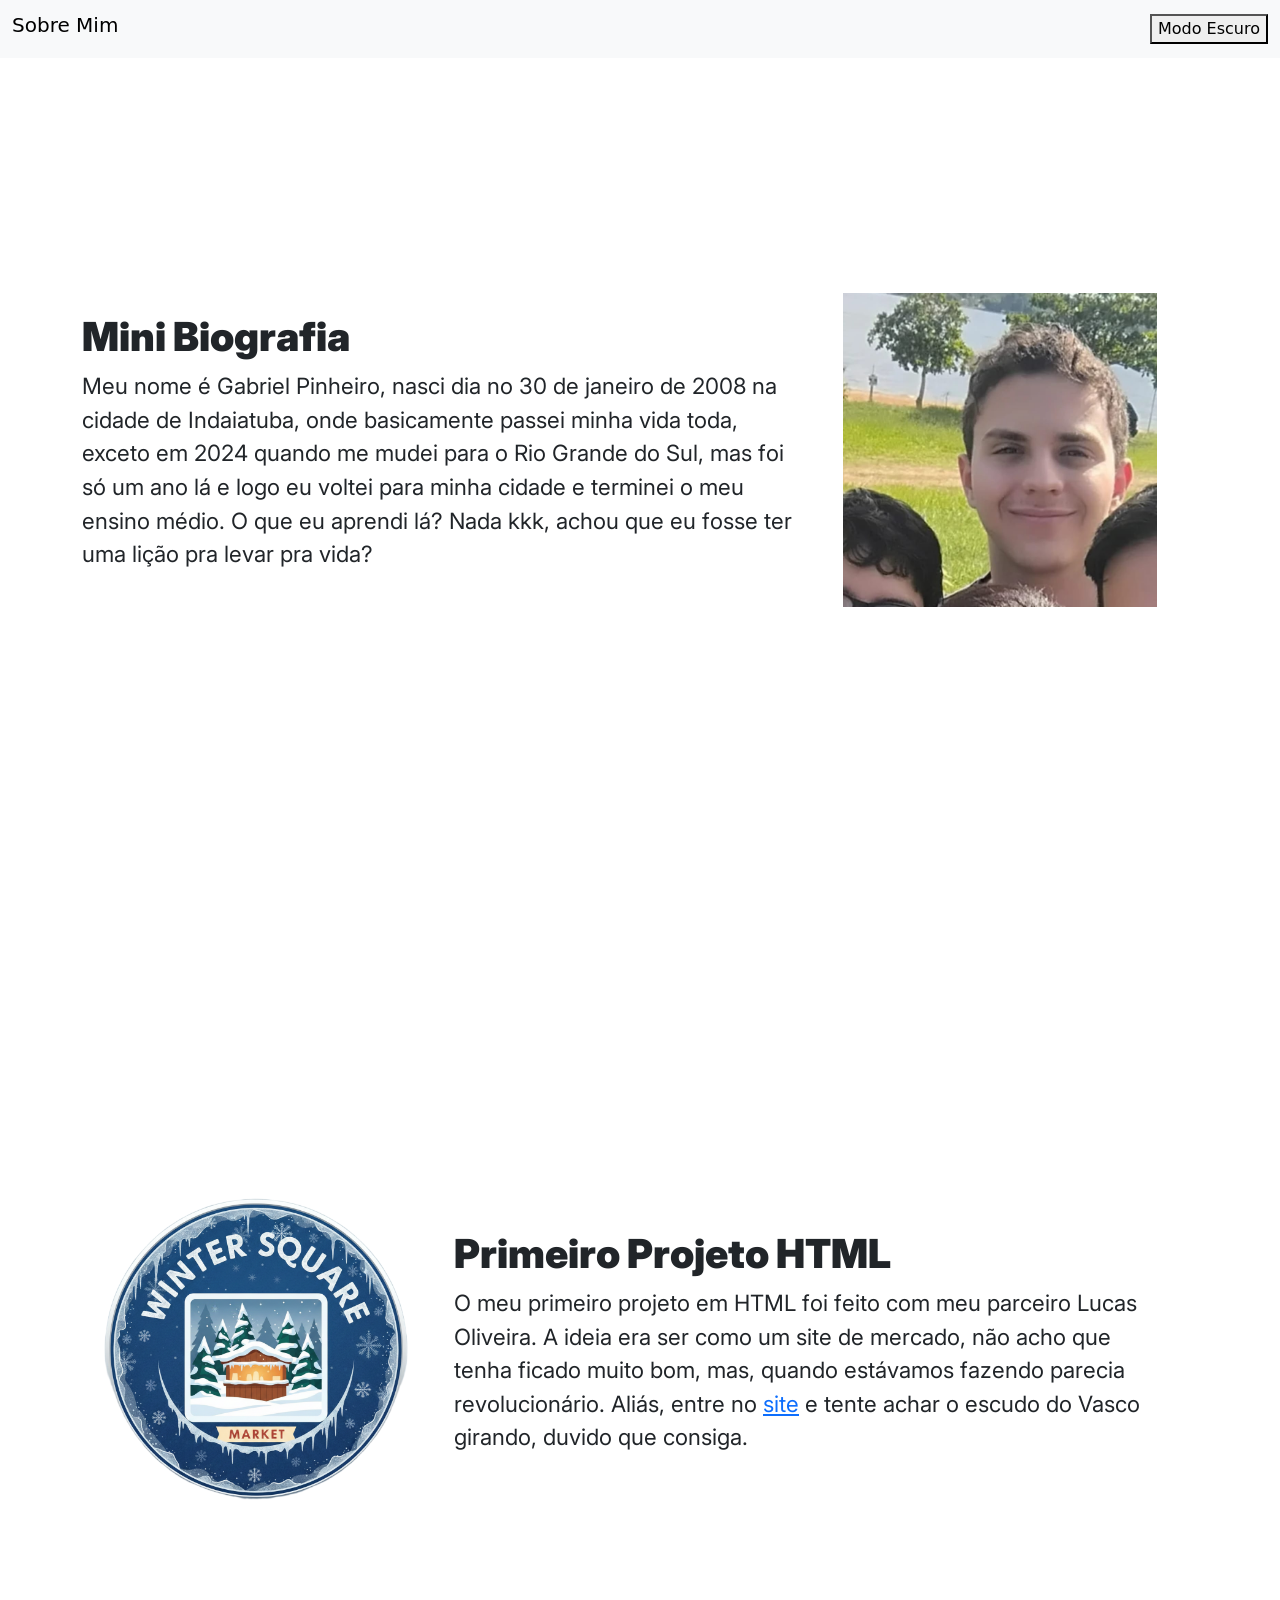
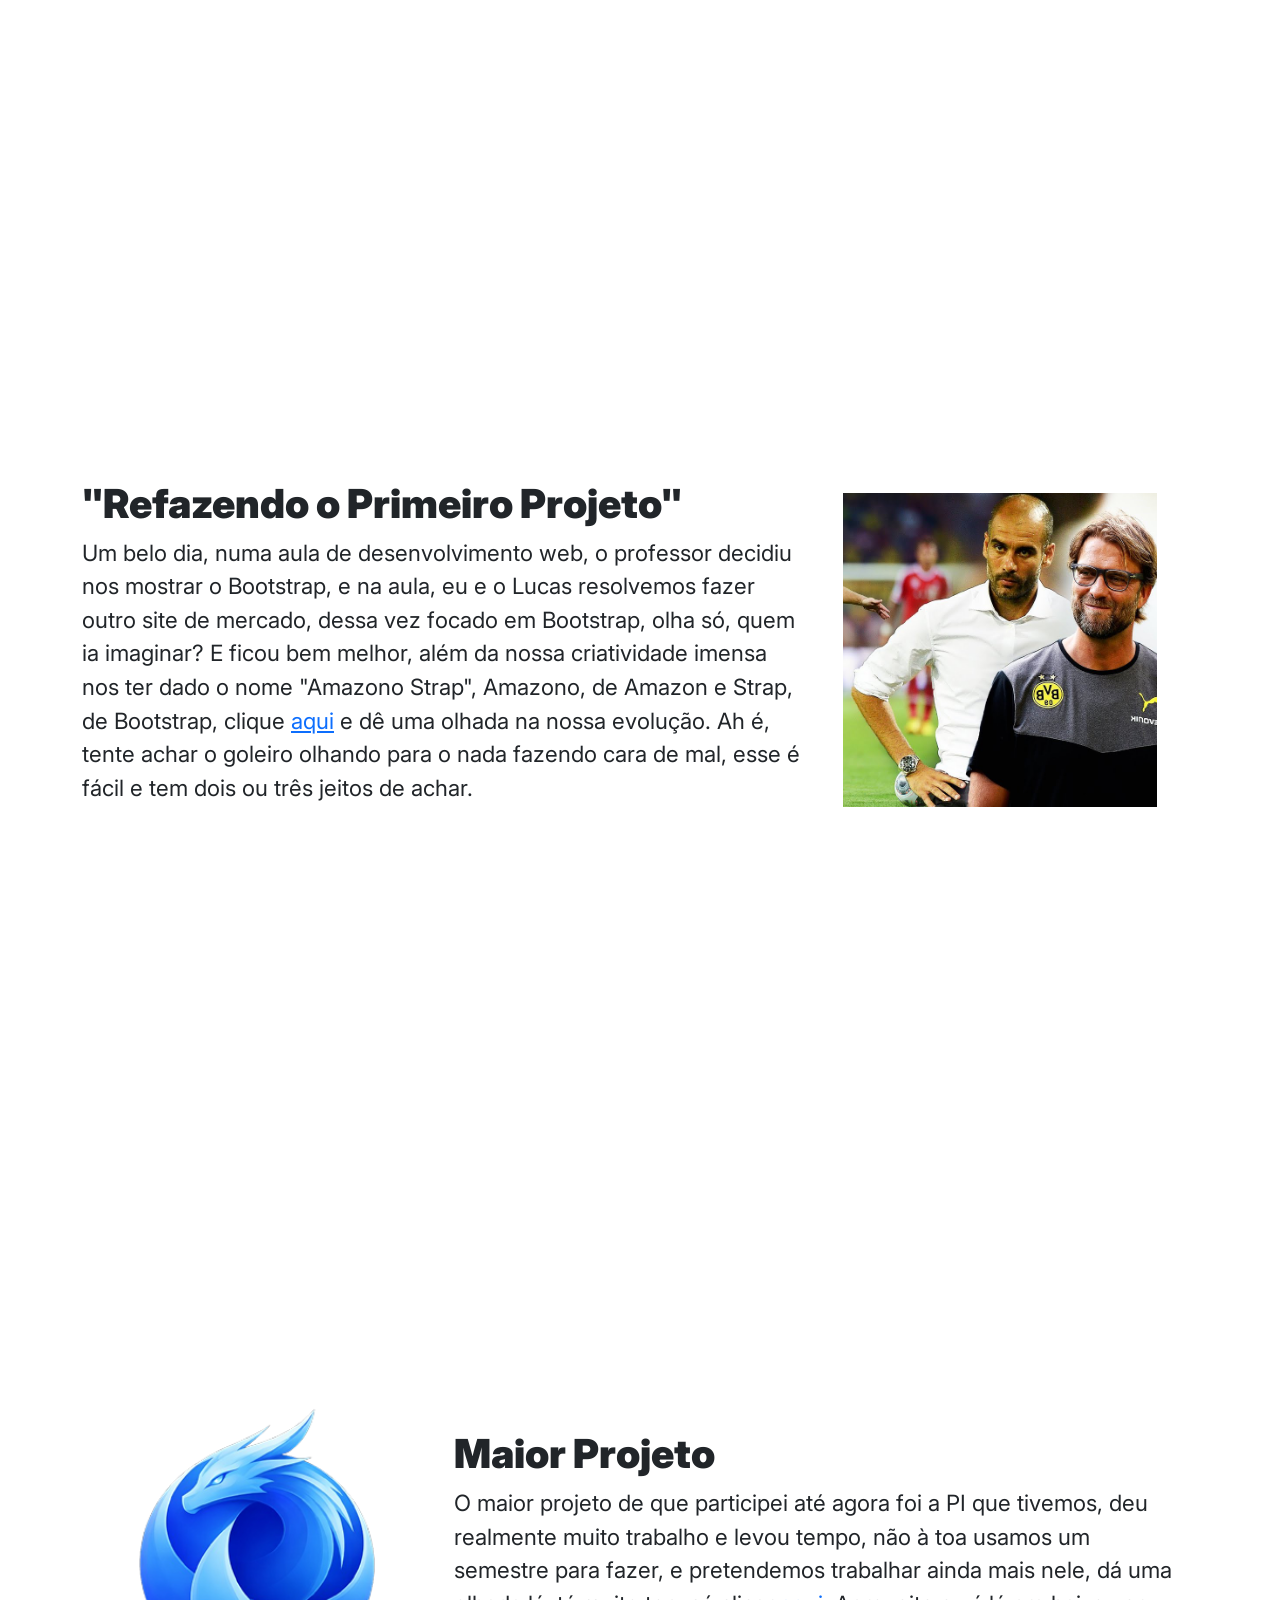
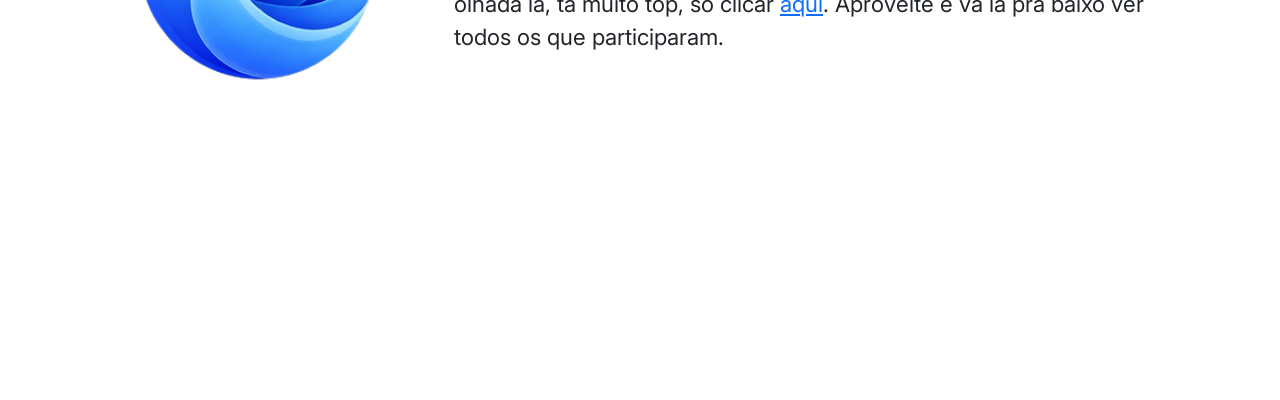
<file: index.html>
<!DOCTYPE html>
<html lang="en">

<head>
    <meta charset="UTF-8">
    <meta name="viewport" content="width=device-width, initial-scale=1.0">
    <title>Sobre Mim</title>
    <link rel="stylesheet" href="styles.css">
    <link href="https://cdn.jsdelivr.net/npm/bootstrap@5.3.8/dist/css/bootstrap.min.css" rel="stylesheet"
        integrity="sha384-sRIl4kxILFvY47J16cr9ZwB07vP4J8+LH7qKQnuqkuIAvNWLzeN8tE5YBujZqJLB" crossorigin="anonymous">
    <!-- fonte 1 -->
    <style>
        @import url('https://fonts.googleapis.com/css2?family=Inter:ital,opsz,wght@0,14..32,100..900;1,14..32,100..900&display=swap');
    </style>
</head>

<body>
    <header>
        <nav class="navbar fixed-top bg-body-tertiary">
            <div class="container-fluid">
                <h1 class="navbar-brand topo-da-tela">Sobre Mim</h1>
                <a href="index-escuro.html"><button id="modos" class="botao-maior">Modo Escuro</button></a>
            </div>
        </nav>
    </header>
    <div class="conteudo-claro">
        <!-- sessão 1 -->
        <div class="container min-vh-100 py-5 d-flex align-items-center text-justify">
            <!-- isso deixa cada sessão em uma tela -->
            <div class="row align-items-center w-100"> <!-- e isso pra ocupar tudo horizontalmente -->
                <div class="col-12 col-md-8"> <!-- aqui é pra ocupar 2/3 da tela -->
                    <h1 class="inter-900" style="font-size: 2.5rem;">Mini Biografia</h1>
                    <p class="inter-400" style="font-size: 1.4rem;">Meu nome é Gabriel Pinheiro, nasci dia no 30 de
                        janeiro
                        de 2008 na cidade de Indaiatuba, onde basicamente passei minha vida toda, exceto em 2024 quando
                        me
                        mudei para o Rio Grande do Sul, mas foi só um ano lá e logo eu voltei para minha cidade e
                        terminei o meu ensino médio. O que
                        eu aprendi lá? Nada kkk, achou que eu fosse ter uma lição pra levar pra vida?</p>
                </div>
                <div class="col-12 col-md-4"> <!-- aqui 1/3 -->
                    <img src="img/eu.jpeg" alt="foto de perfil" class="foto-perfil">
                </div>
            </div>
        </div>
        <!-- sessão 2 -->
        <div class="container min-vh-100 py-5 d-flex align-items-center text-justify">
            <div class="row align-items-center w-100">
                <div class="col-12 col-md-4">
                    <img src="img/winter_square.png" alt="logo do projeto" class="foto-perfil">
                </div>
                <div class="col-12 col-md-8">
                    <h1 class="inter-900" style="font-size: 2.5rem;">Primeiro Projeto HTML</h1>
                    <p class="inter-400" style="font-size: 1.4rem;">O meu primeiro projeto em HTML foi feito com meu
                        parceiro Lucas Oliveira. A ideia era ser como um site de mercado, não acho que tenha ficado
                        muito bom, mas, quando estávamos fazendo parecia revolucionário. Aliás, entre no <a
                            href="https://trabalhos-do-mario.vercel.app/">site</a> e tente achar o escudo do Vasco
                        girando, duvido que consiga.</p>
                </div>
            </div>
        </div>
        <!-- sessão 3 -->
        <div class="container min-vh-100 py-5 d-flex align-items-center text-justify">
            <div class="row align-items-center w-100">
                <div class="col-12 col-md-8">
                    <h1 class="inter-900" style="font-size: 2.5rem;">"Refazendo o Primeiro Projeto"</h1>
                    <p class="inter-400" style="font-size: 1.4rem;">Um belo dia, numa aula de desenvolvimento web, o
                        professor decidiu nos mostrar o Bootstrap, e na aula, eu e o Lucas resolvemos fazer outro site
                        de mercado, dessa vez focado em Bootstrap, olha só, quem ia imaginar? E ficou bem melhor, além
                        da nossa
                        criatividade imensa nos ter dado o nome "Amazono Strap", Amazono, de Amazon e Strap, de
                        Bootstrap,
                        clique <a href="https://amazono-strap.vercel.app/">aqui</a> e dê uma olhada na nossa evolução.
                        Ah é, tente achar o goleiro olhando para o nada fazendo cara de mal, esse é fácil e tem dois ou
                        três jeitos de achar.</p>
                </div>
                <div class="col-12 col-md-4">
                    <img src="img/amazono.jpg" alt="thumb do video que usamos no html" class="foto-perfil">
                </div>
            </div>
        </div>
        <!-- sessão 4 -->
        <div class="container min-vh-100 py-5 d-flex align-items-center text-justify">
            <div class="row align-items-center w-100">
                <div class="col-12 col-md-4">
                    <img src="img/apiscale.png" alt="logo da pi" class="foto-perfil">
                </div>
                <div class="col-12 col-md-8">
                    <h1 class="inter-900" style="font-size: 2.5rem;">Maior Projeto</h1>
                    <p class="inter-400" style="font-size: 1.4rem;">O maior projeto de que participei até agora foi a PI
                        que tivemos, deu realmente muito trabalho e levou tempo, não à toa usamos um semestre para
                        fazer, e pretendemos trabalhar ainda mais nele, dá uma olhada lá, tá muito top, só clicar <a
                            href="https://projeto-pji-one.vercel.app/">aqui</a>. Aproveite e vá lá pra baixo ver todos
                        os
                        que participaram.</p>
                </div>
            </div>
        </div>
    </div>
</body>

</html>
</file>
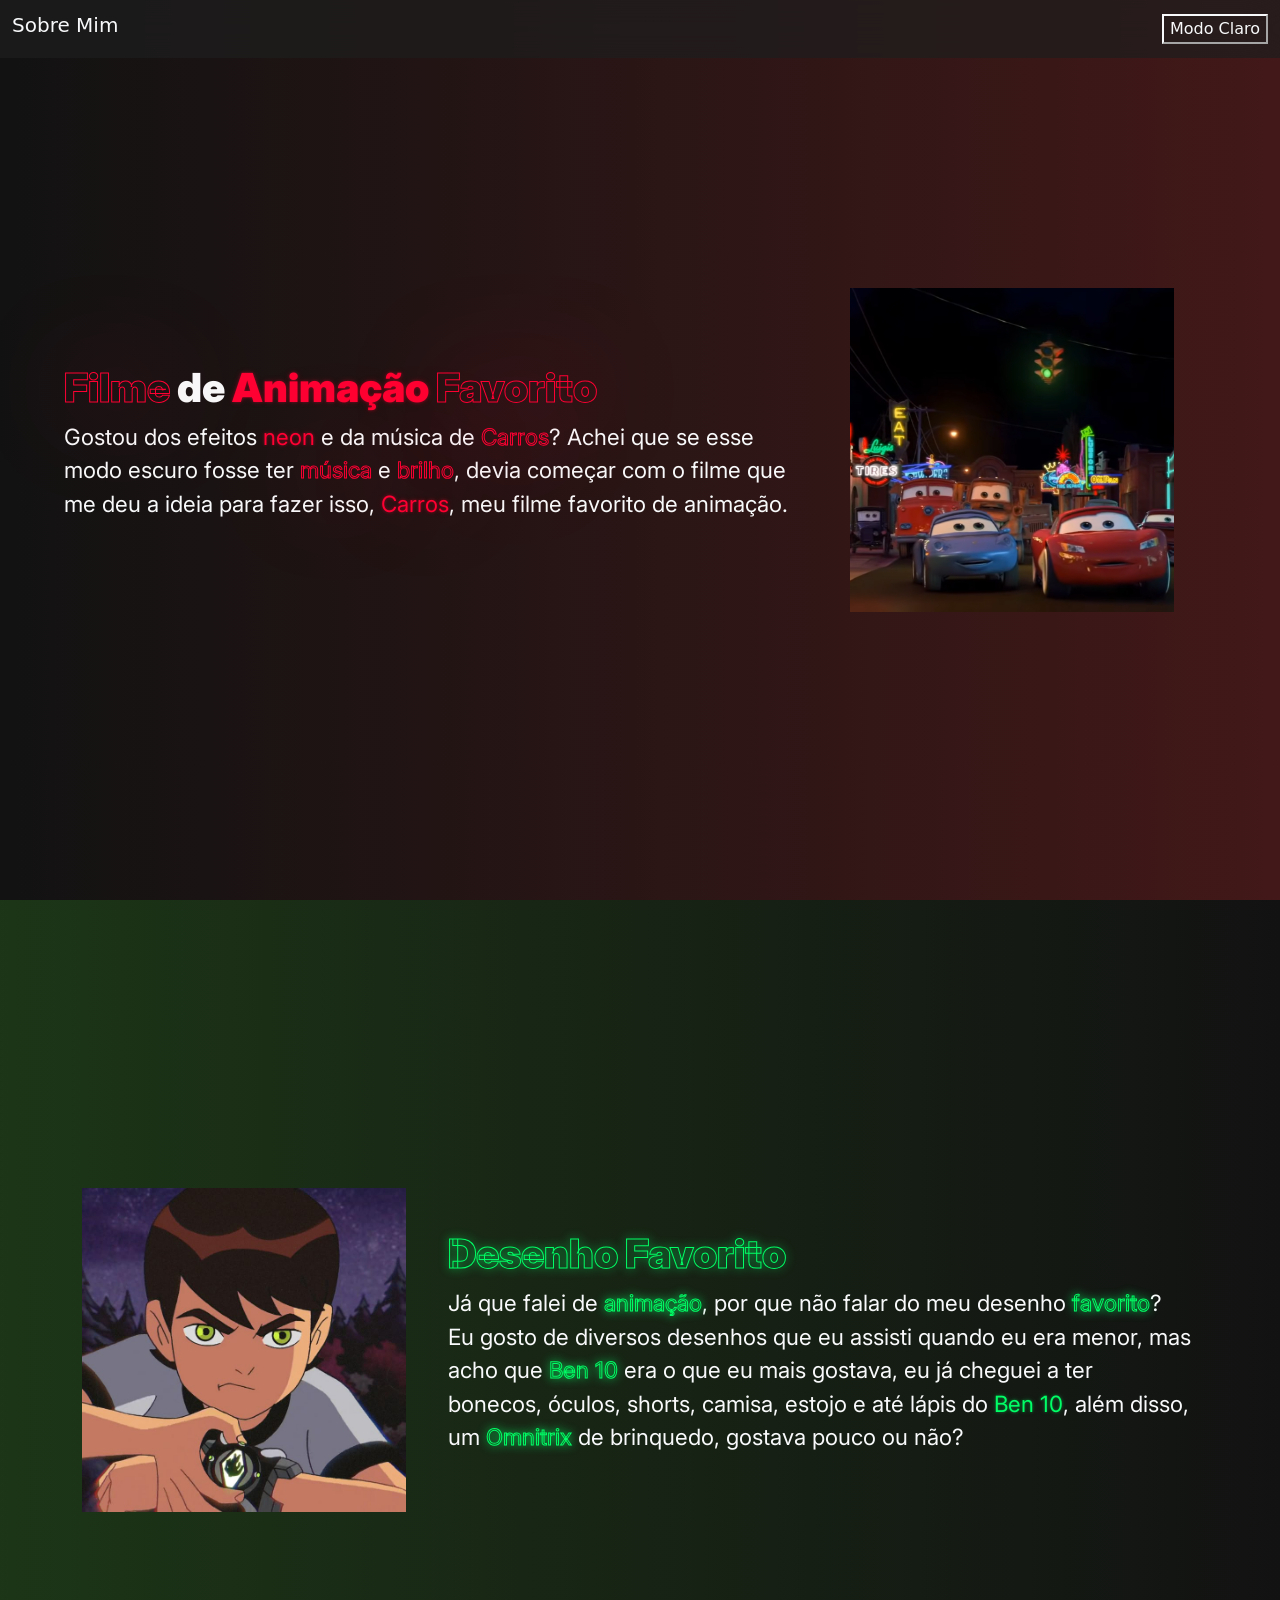
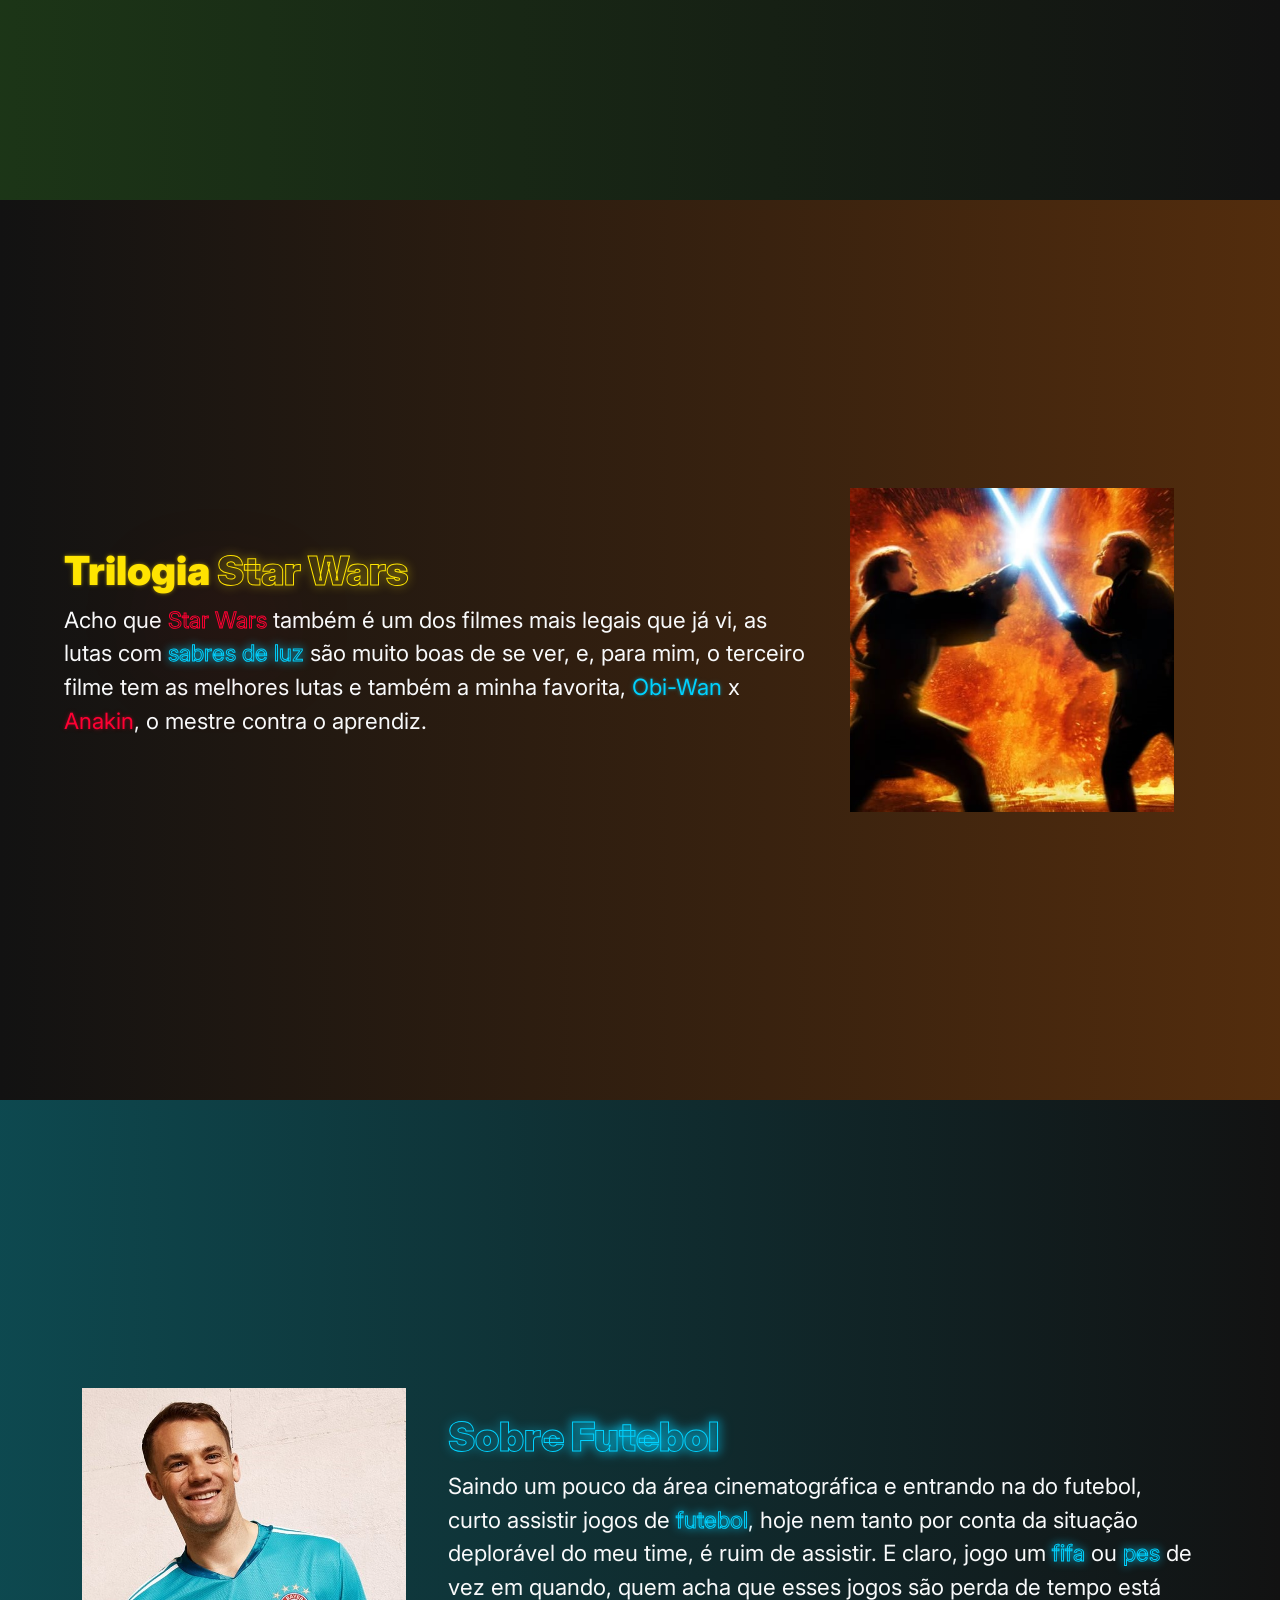
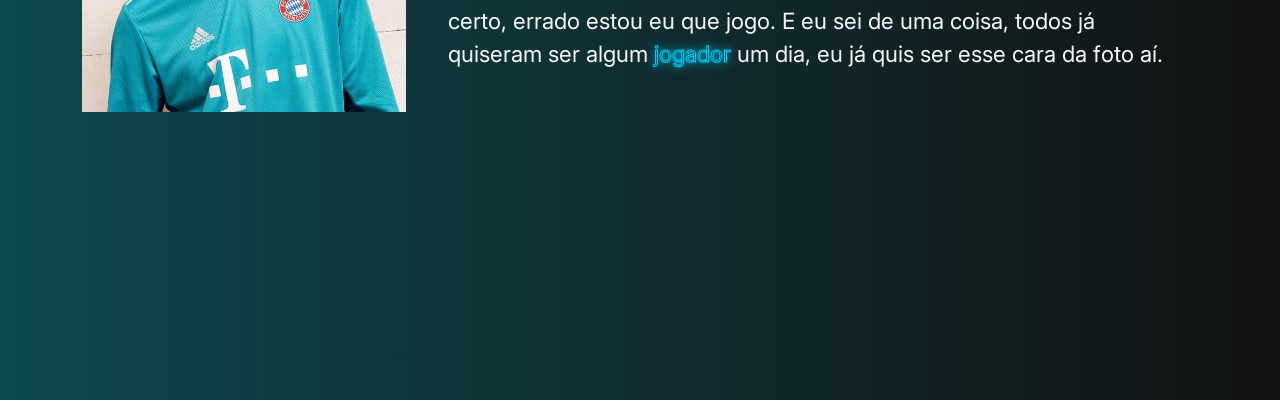
<file: index-escuro.html>
<!DOCTYPE html>
<html lang="en">

<head>
    <meta charset="UTF-8">
    <meta name="viewport" content="width=device-width, initial-scale=1.0">
    <title>Sobre Mim</title>
    <link rel="stylesheet" href="styles-escuro.css">
    <link href="https://cdn.jsdelivr.net/npm/bootstrap@5.3.8/dist/css/bootstrap.min.css" rel="stylesheet"
        integrity="sha384-sRIl4kxILFvY47J16cr9ZwB07vP4J8+LH7qKQnuqkuIAvNWLzeN8tE5YBujZqJLB" crossorigin="anonymous">
    <!-- fonte 1 -->
    <style>
        @import url('https://fonts.googleapis.com/css2?family=Inter:ital,opsz,wght@0,14..32,100..900;1,14..32,100..900&display=swap');
    </style>
</head>

<body>
    <header>
        <nav class="navbar fixed-top bg-body-tertiary">
            <div class="container-fluid">
                <h1 class="navbar-brand topo-da-tela">Sobre Mim</h1>
                <a href="index.html"><button id="modos" class="botao-maior">Modo Claro</button></a>
            </div>
        </nav>
    </header>
    <div class="conteudo-escuro">
        <!-- sessão 1 -->
        <div class="container min-vh-100 py-5 d-flex align-items-center text-justify sessao-1">
            <!-- isso deixa cada sessão em uma tela -->
            <div class="row align-items-center w-100"> <!-- e isso pra ocupar tudo horizontalmente -->
                <div class="col-12 col-md-8"> <!-- aqui é pra ocupar 2/3 da tela -->
                    <h1 class="inter-900" style="font-size: 2.5rem;"><span class="neon-vermelho-vazado">Filme</span> de
                        <span class="neon-vermelho">Animação</span> <span class="neon-vermelho-vazado">Favorito</span>
                    </h1>
                    <p class="inter-400" style="font-size: 1.4rem;">Gostou dos efeitos <span
                            class="neon-vermelho">neon</span> e da música de <span
                            class="neon-vermelho-vazado">Carros</span>? Achei que se esse modo escuro
                        fosse ter <span class="neon-vermelho-vazado">música</span> e <span
                            class="neon-vermelho-vazado">brilho</span>, devia começar com o filme que
                        me deu a ideia para fazer isso, <span class="neon-vermelho">Carros</span>, meu filme favorito de
                        animação.</p>
                </div>
                <div class="col-12 col-md-4"> <!-- aqui 1/3 -->
                    <img src="img/carros_.png" alt="carros" class="foto-perfil">
                </div>
            </div>
        </div>
        <!-- sessão 2 -->
        <div class="container min-vh-100 py-5 d-flex align-items-center text-justify sessao-2">
            <div class="row align-items-center w-100">
                <div class="col-12 col-md-4">
                    <img src="img/ben10.jpg" alt="ben 10" class="foto-perfil">
                </div>
                <div class="col-12 col-md-8">
                    <h1 class="inter-900" style="font-size: 2.5rem;"><span class="neon-verde-vazado">Desenho</span>
                        <span class="neon-verde-vazado">Favorito</span>
                    </h1>
                    <p class="inter-400" style="font-size: 1.4rem;">Já que falei de <span
                            class="neon-verde-vazado">animação</span>, por que não falar do meu desenho <span
                            class="neon-verde-vazado">favorito</span>? Eu gosto de diversos desenhos que
                        eu assisti quando eu era menor, mas acho que <span class="neon-verde-vazado">Ben 10</span> era o
                        que eu mais gostava, eu já cheguei a ter bonecos, óculos, shorts, camisa, estojo e até lápis do
                        <span class="neon-verde">Ben 10</span>, além disso, um <span
                            class="neon-verde-vazado">Omnitrix</span> de brinquedo, gostava pouco ou não?
                    </p>
                </div>
            </div>
        </div>
        <!-- sessão 3 -->
        <div class="container min-vh-100 py-5 d-flex align-items-center text-justify sessao-3">
            <div class="row align-items-center w-100">
                <div class="col-12 col-md-8">
                    <h1 class="inter-900" style="font-size: 2.5rem;"><span class="neon-amarelo">Trilogia</span> <span
                            class="neon-amarelo-vazado">Star Wars</span></h1>
                    <p class="inter-400" style="font-size: 1.4rem;">Acho que <span class="neon-vermelho-vazado">Star
                            Wars</span> também é um dos filmes mais legais que já vi, as lutas com <span
                            class="neon-azul-vazado">sabres de luz</span> são muito boas de se ver, e, para mim, o
                        terceiro filme tem as melhores lutas e também a minha favorita, <span
                            class="neon-azul">Obi-Wan</span> x <span class="neon-vermelho">Anakin</span>, o mestre
                        contra o aprendiz.</p>
                </div>
                <div class="col-12 col-md-4">
                    <img src="img/anakinxobiwan.jpg" alt="Anakin x Obi-Wan" class="foto-perfil">
                </div>
            </div>
        </div>
        <!-- sessão 4 -->
        <div class="container min-vh-100 py-5 d-flex align-items-center text-justify sessao-4">
            <div class="row align-items-center w-100">
                <div class="col-12 col-md-4">
                    <img src="img/neuer.jpg" alt="Manuel Neuer" class="foto-perfil">
                </div>
                <div class="col-12 col-md-8">
                    <h1 class="inter-900" style="font-size: 2.5rem;">
                        <Fspan class="neon-azul-vazado">Sobre</span> <span class="neon-azul-vazado">Futebol</span>
                    </h1>
                    <p class="inter-400" style="font-size: 1.4rem;">Saindo um pouco da área cinematográfica e entrando
                        na do futebol, curto assistir jogos de <span class="neon-azul-vazado">futebol</span>,
                        hoje nem tanto por conta da situação
                        deplorável do meu time, é ruim de assistir. E claro, jogo um <span
                            class="neon-azul-vazado">fifa</span> ou <span class="neon-azul-vazado">pes</span> de vez em
                        quando, quem acha que esses jogos são perda de tempo está certo, errado estou eu que jogo. E eu
                        sei de
                        uma coisa, todos já quiseram ser algum <span class="neon-azul-vazado">jogador</span> um
                        dia, eu já quis ser esse cara da foto aí.</p>
                </div>
            </div>
        </div>
    </div>
    <audio autoplay>
        <source src="midia/Cars  Sh-Boom Life could be a dream.mp3" type="audio/mpeg">
    </audio>
</body>

</html>
</file>
<file: styles.css>
/* arrumando a mini biografia e foto*/
/*acabei deixando para todas as imagens*/
.foto-perfil {
    width: 100% !important;
    height: auto !important;
    max-width: 100% !important;
    padding: 5% !important;
}

/*fontes*/
.inter-400 {
  font-family: "Inter", sans-serif;
  font-optical-sizing: auto;
  font-weight: 400;
  font-style: normal;
}
.inter-900 {
  font-family: "Inter", sans-serif;
  font-optical-sizing: auto;
  font-weight: 900;
  font-style: normal;
}
</file>
<file: styles-escuro.css>
:root {
    --bg-color: #121212;     /* fundo escuro */
    --text-color: #f8f9fa;   /* texto claro */
}


/* cores escuras */
html {
    --bg-color: #121212;     /* fundo escuro */
    --text-color: #f8f9fa;   /* texto claro */
}

/*isso força o html a usar as cores css e não do bootstrap*/
html, body {
    background-color: var(--bg-color) !important;
    color: var(--text-color) !important;
}

/* muda a cor da navbar tb*/
html .navbar {
    background-color: #1f1f1fb4 !important;
    backdrop-filter: blur(18px);
}

/* muda a cor do texto da nav*/
html .navbar-brand {
    color: #f8f9fa !important;
}
/* faz o botao escurecer no modo escuro*/
html .botao-maior {
    color: #f8f9fa;          /* Texto branco */
    border-color: #f8f9fa;   /* Borda branca */
    background-color: transparent;
}


/* arrumando a mini biografia e foto*/
/*acabei deixando para todas as imagens*/
.foto-perfil {
    width: 100% !important;
    height: auto !important;
    max-width: 100% !important;
    padding: 5% !important;
}

/*fontes*/
.inter-400 {
  font-family: "Inter", sans-serif;
  font-optical-sizing: auto;
  font-weight: 400;
  font-style: normal;
}
.inter-900 {
  font-family: "Inter", sans-serif;
  font-optical-sizing: auto;
  font-weight: 900;
  font-style: normal;
}

/*neons*/
.neon-azul-vazado {
    color: transparent !important;
    -webkit-text-stroke: 1px #00d2ff;
    filter: drop-shadow(0 0 5px #00d2ff);
}
.neon-azul {
    color: #00d2ff !important;
    text-shadow: 0 0 3px rgba(0, 210, 255, 0.4),
        0 0 6px rgba(0, 210, 255, 0.2);
    display: inline-block;
}

.neon-verde-vazado {
    color: transparent !important;
    -webkit-text-stroke: 1px #00ff66;
    filter: drop-shadow(0 0 5px #00ff66);
}
.neon-verde {
    color: #00ff66 !important;
    text-shadow: 0 0 3px rgba(0, 255, 102, 0.4),
        0 0 6px rgba(0, 255, 102, 0.2);
    display: inline-block;
}

.neon-amarelo-vazado {
    color: transparent !important;
    -webkit-text-stroke: 1px #ffe600;
    filter: drop-shadow(0 0 5px #ffe600);
}
.neon-amarelo {
    color: #ffe600 !important;
    text-shadow: 0 0 3px rgba(255, 230, 0, 0.4),
        0 0 6px rgba(255, 230, 0, 0.2);
    display: inline-block;
}

.neon-vermelho-vazado {
    color: transparent !important;
    -webkit-text-stroke: 1px #ff0033;
    filter: drop-shadow(0 0 50px #ff0033);
}
.neon-vermelho {
    color: #ff0033 !important;
    text-shadow: 0 0 3px rgba(255, 0, 51, 0.4),
        0 0 6px rgba(255, 0, 51, 0.2);
    display: inline-block;
}

/*degrades*/
.sessao-1 {
    background: linear-gradient(90deg, #121212 0%, #7a1f1f77 100%, transparent 100%) !important;
}
.sessao-2 {
    background: linear-gradient(90deg, #2c6e1f62 0%, #121212 100%, transparent 100%) !important;
}
.sessao-3 {
    background: linear-gradient(90deg, #121212 0%, #ff730046 100%, transparent 100%) !important;
}
.sessao-4 {
    background: linear-gradient(90deg, #00e5ff42 0%, #121212 100%, transparent 100%) !important;
}

html .conteudo-escuro .container {
    max-width: 100% !important;/* Remove o limite de largura do bootstrap */
    width: 100% !important;
    padding-left: 5vw !important;/* Da um espaço nas bordas para o texto não colar no canto */
    padding-right: 5vw !important;
    color: #f8f9fa !important;
    transition: background 0.4s ease, color 0.4s ease;
}
</file>
